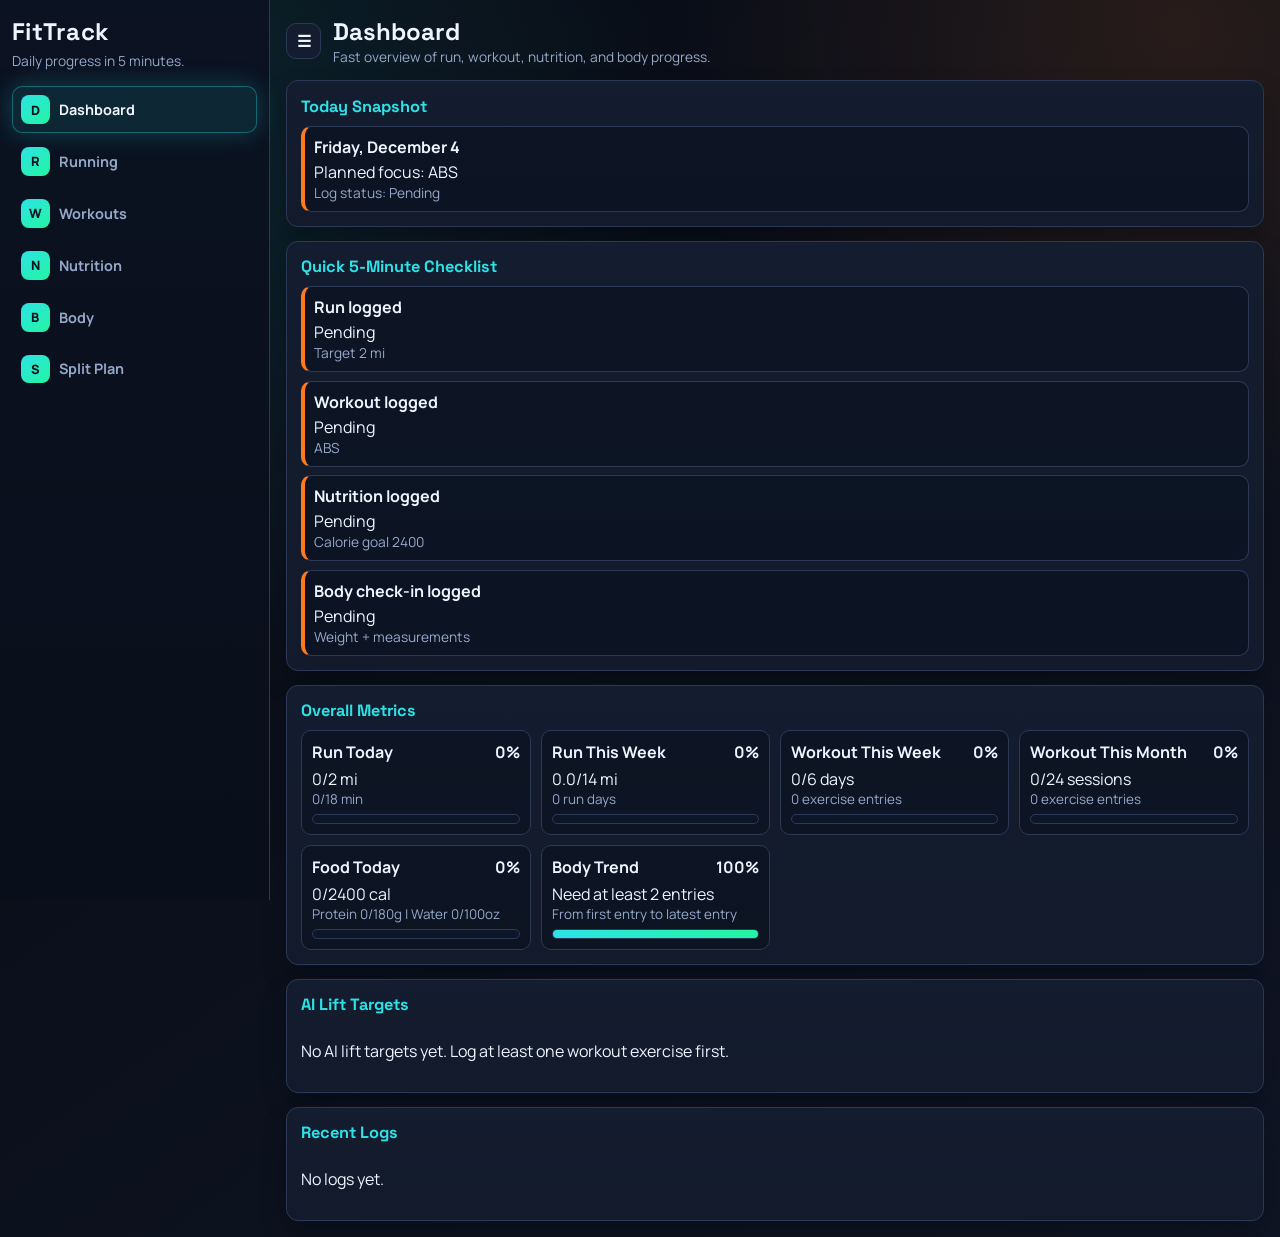
<file: index.html>
<!DOCTYPE html>
<html lang="en">
<head>
  <meta charset="UTF-8" />
  <meta name="viewport" content="width=device-width, initial-scale=1.0" />
  <title>FitTrack Dashboard</title>
  <link rel="preconnect" href="https://fonts.googleapis.com" />
  <link rel="preconnect" href="https://fonts.gstatic.com" crossorigin />
  <link href="https://fonts.googleapis.com/css2?family=Space+Grotesk:wght@400;500;700&family=Manrope:wght@400;600;700&display=swap" rel="stylesheet" />
  <link rel="stylesheet" href="styles.css" />
</head>
<body data-page="dashboard">
  <div class="app-shell">
    <aside class="sidebar" id="sidebar">
      <div class="sidebar-brand">
        <h1>FitTrack</h1>
        <p>Daily progress in 5 minutes.</p>
      </div>
      <nav class="side-nav">
        <a href="index.html" data-page="dashboard"><span class="nav-badge">D</span><span class="nav-label">Dashboard</span></a>
        <a href="running.html" data-page="running"><span class="nav-badge">R</span><span class="nav-label">Running</span></a>
        <a href="workouts.html" data-page="workouts"><span class="nav-badge">W</span><span class="nav-label">Workouts</span></a>
        <a href="nutrition.html" data-page="nutrition"><span class="nav-badge">N</span><span class="nav-label">Nutrition</span></a>
        <a href="body.html" data-page="body"><span class="nav-badge">B</span><span class="nav-label">Body</span></a>
        <a href="plan.html" data-page="plan"><span class="nav-badge">S</span><span class="nav-label">Split Plan</span></a>
      </nav>
    </aside>

    <div class="sidebar-overlay" id="sidebarOverlay"></div>

    <div class="content-shell">
      <header class="page-header">
        <button type="button" class="icon-btn" id="sidebarToggle">☰</button>
        <div>
          <h2>Dashboard</h2>
          <p class="subtle">Fast overview of run, workout, nutrition, and body progress.</p>
        </div>
      </header>

      <main class="grid">
        <section class="panel span-2">
          <h3>Today Snapshot</h3>
          <div id="dashboardToday" class="list"></div>
        </section>

        <section class="panel span-2">
          <h3>Quick 5-Minute Checklist</h3>
          <div id="dashboardChecklist" class="list"></div>
        </section>

        <section class="panel span-2">
          <h3>Overall Metrics</h3>
          <div id="dashboardMetrics" class="metrics"></div>
        </section>

        <section class="panel span-2">
          <h3>AI Lift Targets</h3>
          <div id="dashboardAiGoals" class="list"></div>
        </section>

        <section class="panel span-2">
          <h3>Recent Logs</h3>
          <div id="dashboardRecent" class="list"></div>
        </section>
      </main>
    </div>
  </div>

  <script src="app.js"></script>
</body>
</html>
</file>
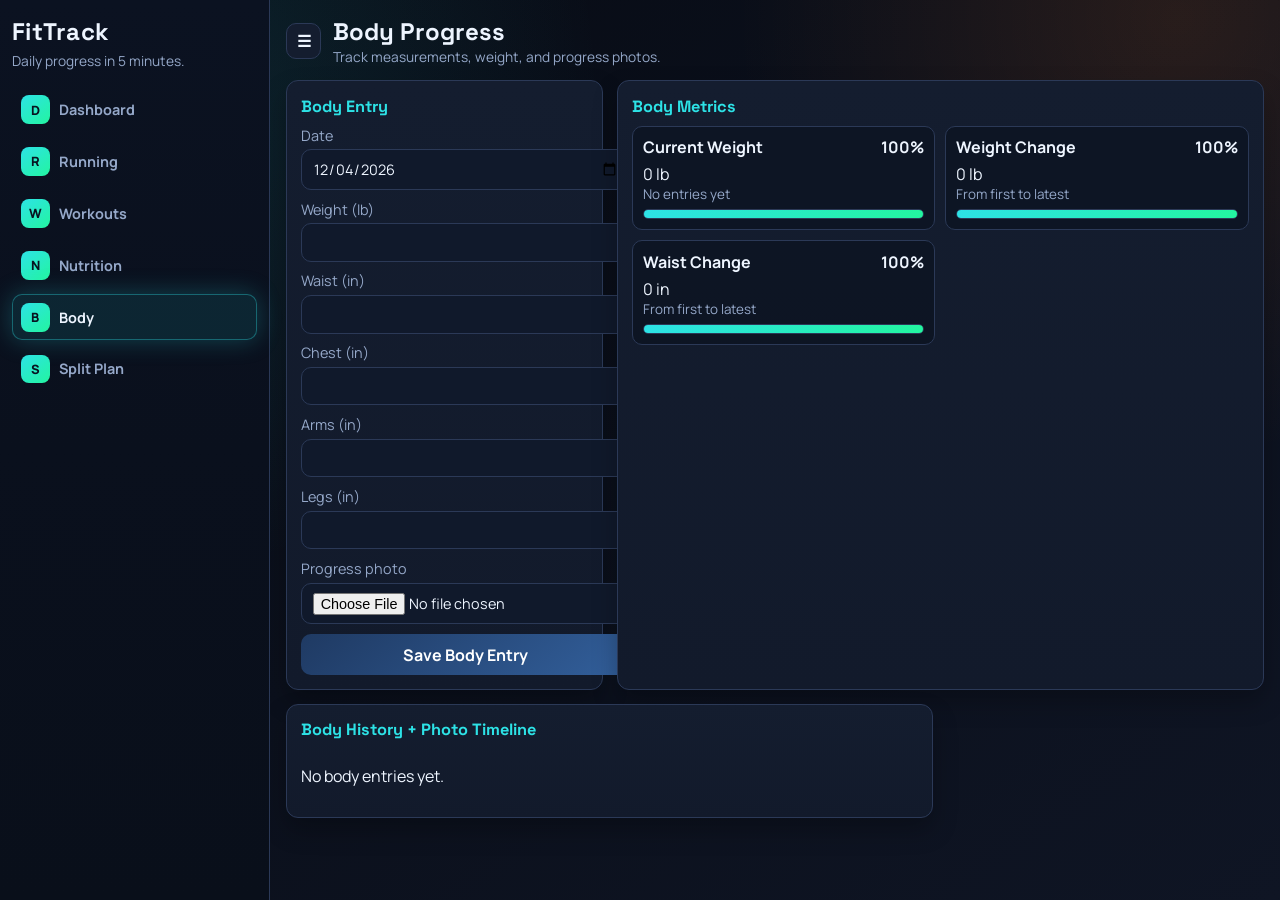
<file: body.html>
<!DOCTYPE html>
<html lang="en">
<head>
  <meta charset="UTF-8" />
  <meta name="viewport" content="width=device-width, initial-scale=1.0" />
  <title>FitTrack Body Progress</title>
  <link rel="preconnect" href="https://fonts.googleapis.com" />
  <link rel="preconnect" href="https://fonts.gstatic.com" crossorigin />
  <link href="https://fonts.googleapis.com/css2?family=Space+Grotesk:wght@400;500;700&family=Manrope:wght@400;600;700&display=swap" rel="stylesheet" />
  <link rel="stylesheet" href="styles.css" />
</head>
<body data-page="body">
  <div class="app-shell">
    <aside class="sidebar" id="sidebar">
      <div class="sidebar-brand">
        <h1>FitTrack</h1>
        <p>Daily progress in 5 minutes.</p>
      </div>
      <nav class="side-nav">
        <a href="index.html" data-page="dashboard"><span class="nav-badge">D</span><span class="nav-label">Dashboard</span></a>
        <a href="running.html" data-page="running"><span class="nav-badge">R</span><span class="nav-label">Running</span></a>
        <a href="workouts.html" data-page="workouts"><span class="nav-badge">W</span><span class="nav-label">Workouts</span></a>
        <a href="nutrition.html" data-page="nutrition"><span class="nav-badge">N</span><span class="nav-label">Nutrition</span></a>
        <a href="body.html" data-page="body"><span class="nav-badge">B</span><span class="nav-label">Body</span></a>
        <a href="plan.html" data-page="plan"><span class="nav-badge">S</span><span class="nav-label">Split Plan</span></a>
      </nav>
    </aside>

    <div class="sidebar-overlay" id="sidebarOverlay"></div>

    <div class="content-shell">
      <header class="page-header">
        <button type="button" class="icon-btn" id="sidebarToggle">☰</button>
        <div>
          <h2>Body Progress</h2>
          <p class="subtle">Track measurements, weight, and progress photos.</p>
        </div>
      </header>

      <main class="grid">
        <section class="panel">
          <h3>Body Entry</h3>
          <form id="bodyForm" class="stack">
            <label>Date<input type="date" id="bodyDate" required /></label>
            <label>Weight (lb)<input type="number" id="bodyWeight" min="0" step="0.1" required /></label>
            <label>Waist (in)<input type="number" id="bodyWaist" min="0" step="0.1" /></label>
            <label>Chest (in)<input type="number" id="bodyChest" min="0" step="0.1" /></label>
            <label>Arms (in)<input type="number" id="bodyArms" min="0" step="0.1" /></label>
            <label>Legs (in)<input type="number" id="bodyLegs" min="0" step="0.1" /></label>
            <label>Progress photo<input type="file" id="bodyPhoto" accept="image/*" /></label>
            <button type="submit">Save Body Entry</button>
          </form>
        </section>

        <section class="panel span-2">
          <h3>Body Metrics</h3>
          <div id="bodyMetrics" class="metrics"></div>
        </section>

        <section class="panel span-2">
          <h3>Body History + Photo Timeline</h3>
          <div id="bodyHistory" class="list"></div>
        </section>
      </main>
    </div>
  </div>

  <script src="app.js"></script>
</body>
</html>
</file>
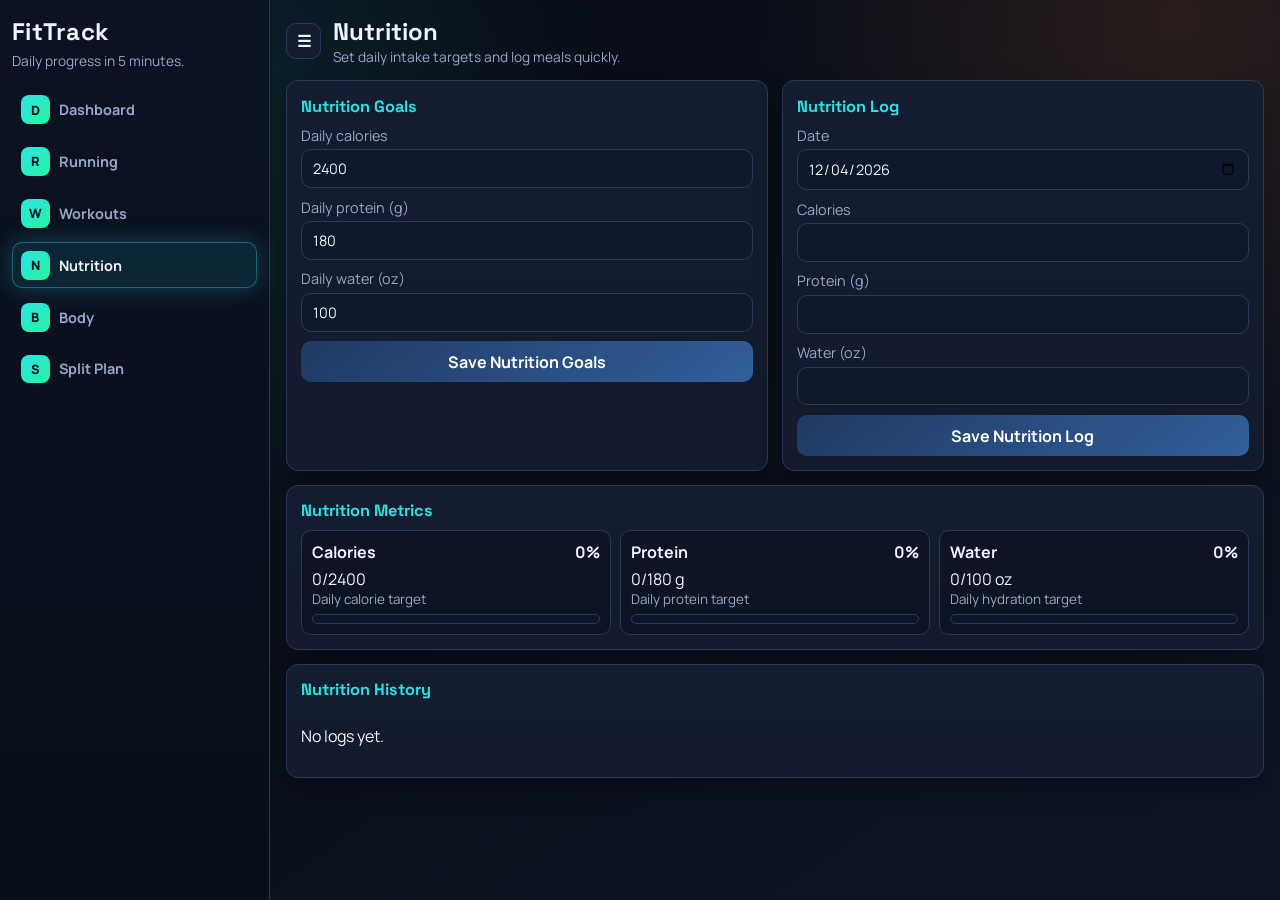
<file: nutrition.html>
<!DOCTYPE html>
<html lang="en">
<head>
  <meta charset="UTF-8" />
  <meta name="viewport" content="width=device-width, initial-scale=1.0" />
  <title>FitTrack Nutrition</title>
  <link rel="preconnect" href="https://fonts.googleapis.com" />
  <link rel="preconnect" href="https://fonts.gstatic.com" crossorigin />
  <link href="https://fonts.googleapis.com/css2?family=Space+Grotesk:wght@400;500;700&family=Manrope:wght@400;600;700&display=swap" rel="stylesheet" />
  <link rel="stylesheet" href="styles.css" />
</head>
<body data-page="nutrition">
  <div class="app-shell">
    <aside class="sidebar" id="sidebar">
      <div class="sidebar-brand">
        <h1>FitTrack</h1>
        <p>Daily progress in 5 minutes.</p>
      </div>
      <nav class="side-nav">
        <a href="index.html" data-page="dashboard"><span class="nav-badge">D</span><span class="nav-label">Dashboard</span></a>
        <a href="running.html" data-page="running"><span class="nav-badge">R</span><span class="nav-label">Running</span></a>
        <a href="workouts.html" data-page="workouts"><span class="nav-badge">W</span><span class="nav-label">Workouts</span></a>
        <a href="nutrition.html" data-page="nutrition"><span class="nav-badge">N</span><span class="nav-label">Nutrition</span></a>
        <a href="body.html" data-page="body"><span class="nav-badge">B</span><span class="nav-label">Body</span></a>
        <a href="plan.html" data-page="plan"><span class="nav-badge">S</span><span class="nav-label">Split Plan</span></a>
      </nav>
    </aside>

    <div class="sidebar-overlay" id="sidebarOverlay"></div>

    <div class="content-shell">
      <header class="page-header">
        <button type="button" class="icon-btn" id="sidebarToggle">☰</button>
        <div>
          <h2>Nutrition</h2>
          <p class="subtle">Set daily intake targets and log meals quickly.</p>
        </div>
      </header>

      <main class="grid">
        <section class="panel">
          <h3>Nutrition Goals</h3>
          <form id="nutritionGoalForm" class="stack">
            <label>Daily calories<input type="number" id="nutritionGoalCalories" min="1000" step="50" required /></label>
            <label>Daily protein (g)<input type="number" id="nutritionGoalProtein" min="50" step="5" required /></label>
            <label>Daily water (oz)<input type="number" id="nutritionGoalWater" min="16" step="8" required /></label>
            <button type="submit">Save Nutrition Goals</button>
          </form>
        </section>

        <section class="panel">
          <h3>Nutrition Log</h3>
          <form id="nutritionLogForm" class="stack">
            <label>Date<input type="date" id="nutritionDate" required /></label>
            <label>Calories<input type="number" id="nutritionCalories" min="0" step="1" required /></label>
            <label>Protein (g)<input type="number" id="nutritionProtein" min="0" step="1" required /></label>
            <label>Water (oz)<input type="number" id="nutritionWater" min="0" step="1" required /></label>
            <button type="submit">Save Nutrition Log</button>
          </form>
        </section>

        <section class="panel span-2">
          <h3>Nutrition Metrics</h3>
          <div id="nutritionMetrics" class="metrics"></div>
        </section>

        <section class="panel span-2">
          <h3>Nutrition History</h3>
          <div id="nutritionHistory" class="list"></div>
        </section>
      </main>
    </div>
  </div>

  <script src="app.js"></script>
</body>
</html>
</file>
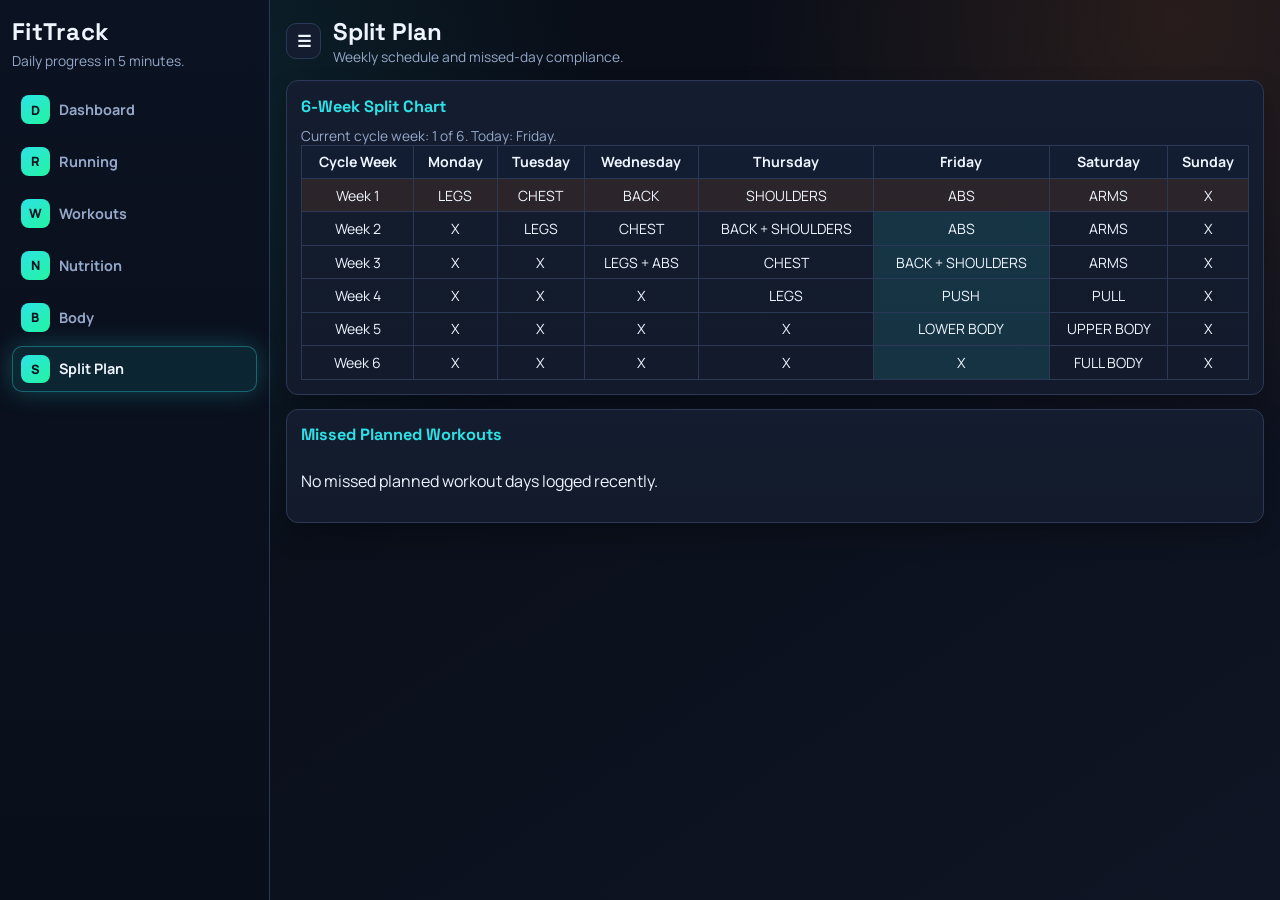
<file: plan.html>
<!DOCTYPE html>
<html lang="en">
<head>
  <meta charset="UTF-8" />
  <meta name="viewport" content="width=device-width, initial-scale=1.0" />
  <title>FitTrack Split Plan</title>
  <link rel="preconnect" href="https://fonts.googleapis.com" />
  <link rel="preconnect" href="https://fonts.gstatic.com" crossorigin />
  <link href="https://fonts.googleapis.com/css2?family=Space+Grotesk:wght@400;500;700&family=Manrope:wght@400;600;700&display=swap" rel="stylesheet" />
  <link rel="stylesheet" href="styles.css" />
</head>
<body data-page="plan">
  <div class="app-shell">
    <aside class="sidebar" id="sidebar">
      <div class="sidebar-brand">
        <h1>FitTrack</h1>
        <p>Daily progress in 5 minutes.</p>
      </div>
      <nav class="side-nav">
        <a href="index.html" data-page="dashboard"><span class="nav-badge">D</span><span class="nav-label">Dashboard</span></a>
        <a href="running.html" data-page="running"><span class="nav-badge">R</span><span class="nav-label">Running</span></a>
        <a href="workouts.html" data-page="workouts"><span class="nav-badge">W</span><span class="nav-label">Workouts</span></a>
        <a href="nutrition.html" data-page="nutrition"><span class="nav-badge">N</span><span class="nav-label">Nutrition</span></a>
        <a href="body.html" data-page="body"><span class="nav-badge">B</span><span class="nav-label">Body</span></a>
        <a href="plan.html" data-page="plan"><span class="nav-badge">S</span><span class="nav-label">Split Plan</span></a>
      </nav>
    </aside>

    <div class="sidebar-overlay" id="sidebarOverlay"></div>

    <div class="content-shell">
      <header class="page-header">
        <button type="button" class="icon-btn" id="sidebarToggle">☰</button>
        <div>
          <h2>Split Plan</h2>
          <p class="subtle">Weekly schedule and missed-day compliance.</p>
        </div>
      </header>

      <main class="grid">
        <section class="panel span-2">
          <h3>6-Week Split Chart</h3>
          <p id="planMeta" class="subtle"></p>
          <div class="table-wrap"><table id="planTable"></table></div>
        </section>

        <section class="panel span-2">
          <h3>Missed Planned Workouts</h3>
          <div id="planCompliance" class="list"></div>
        </section>
      </main>
    </div>
  </div>

  <script src="app.js"></script>
</body>
</html>
</file>
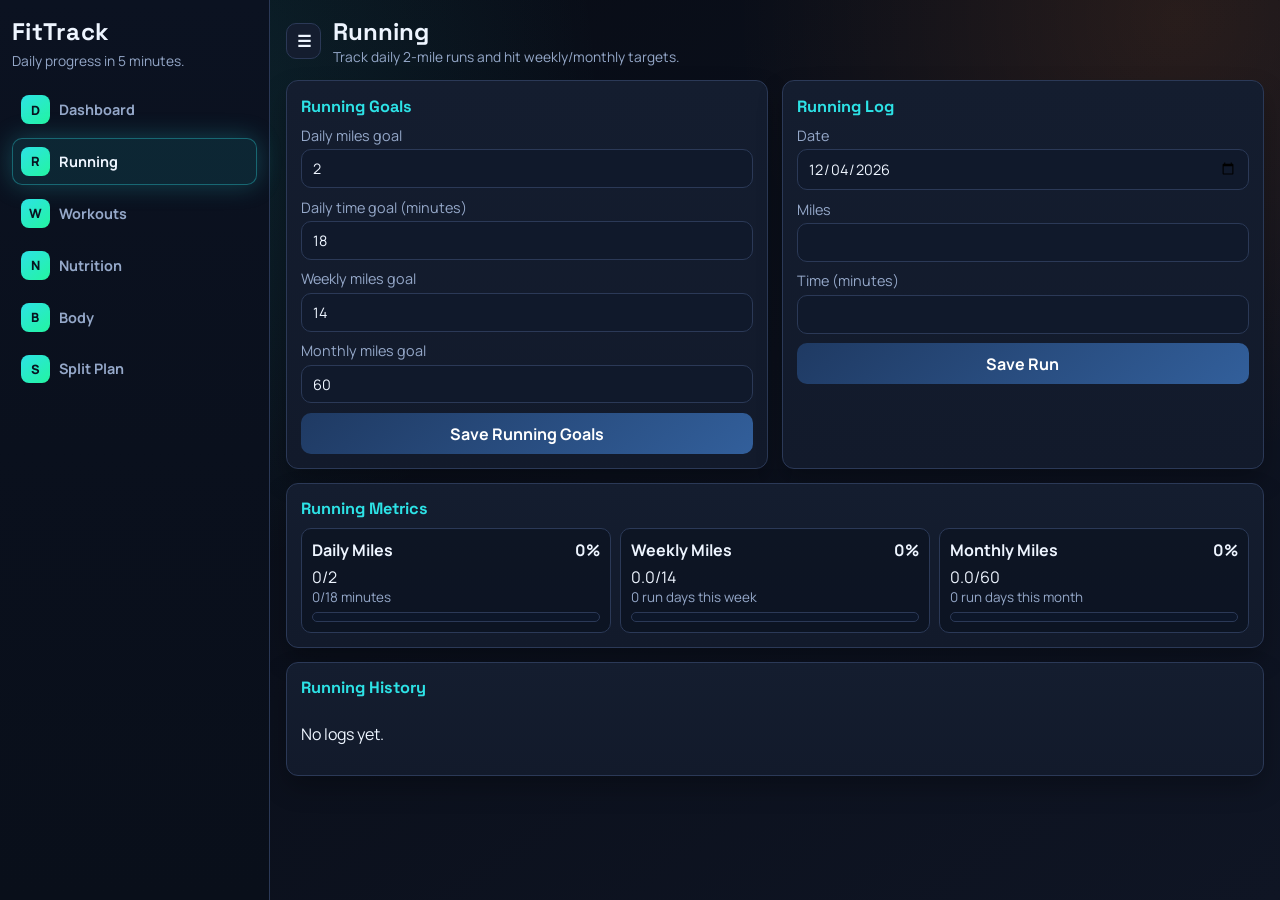
<file: running.html>
<!DOCTYPE html>
<html lang="en">
<head>
  <meta charset="UTF-8" />
  <meta name="viewport" content="width=device-width, initial-scale=1.0" />
  <title>FitTrack Running</title>
  <link rel="preconnect" href="https://fonts.googleapis.com" />
  <link rel="preconnect" href="https://fonts.gstatic.com" crossorigin />
  <link href="https://fonts.googleapis.com/css2?family=Space+Grotesk:wght@400;500;700&family=Manrope:wght@400;600;700&display=swap" rel="stylesheet" />
  <link rel="stylesheet" href="styles.css" />
</head>
<body data-page="running">
  <div class="app-shell">
    <aside class="sidebar" id="sidebar">
      <div class="sidebar-brand">
        <h1>FitTrack</h1>
        <p>Daily progress in 5 minutes.</p>
      </div>
      <nav class="side-nav">
        <a href="index.html" data-page="dashboard"><span class="nav-badge">D</span><span class="nav-label">Dashboard</span></a>
        <a href="running.html" data-page="running"><span class="nav-badge">R</span><span class="nav-label">Running</span></a>
        <a href="workouts.html" data-page="workouts"><span class="nav-badge">W</span><span class="nav-label">Workouts</span></a>
        <a href="nutrition.html" data-page="nutrition"><span class="nav-badge">N</span><span class="nav-label">Nutrition</span></a>
        <a href="body.html" data-page="body"><span class="nav-badge">B</span><span class="nav-label">Body</span></a>
        <a href="plan.html" data-page="plan"><span class="nav-badge">S</span><span class="nav-label">Split Plan</span></a>
      </nav>
    </aside>

    <div class="sidebar-overlay" id="sidebarOverlay"></div>

    <div class="content-shell">
      <header class="page-header">
        <button type="button" class="icon-btn" id="sidebarToggle">☰</button>
        <div>
          <h2>Running</h2>
          <p class="subtle">Track daily 2-mile runs and hit weekly/monthly targets.</p>
        </div>
      </header>

      <main class="grid">
        <section class="panel">
          <h3>Running Goals</h3>
          <form id="runGoalForm" class="stack">
            <label>Daily miles goal<input type="number" id="runGoalDailyMiles" min="0.5" step="0.1" required /></label>
            <label>Daily time goal (minutes)<input type="number" id="runGoalDailyMinutes" min="1" step="1" required /></label>
            <label>Weekly miles goal<input type="number" id="runGoalWeeklyMiles" min="1" step="0.5" required /></label>
            <label>Monthly miles goal<input type="number" id="runGoalMonthlyMiles" min="1" step="1" required /></label>
            <button type="submit">Save Running Goals</button>
          </form>
        </section>

        <section class="panel">
          <h3>Running Log</h3>
          <form id="runLogForm" class="stack">
            <label>Date<input type="date" id="runDate" required /></label>
            <label>Miles<input type="number" id="runMiles" min="0" step="0.1" required /></label>
            <label>Time (minutes)<input type="number" id="runMinutes" min="0" step="1" required /></label>
            <button type="submit">Save Run</button>
          </form>
        </section>

        <section class="panel span-2">
          <h3>Running Metrics</h3>
          <div id="runMetrics" class="metrics"></div>
        </section>

        <section class="panel span-2">
          <h3>Running History</h3>
          <div id="runHistory" class="list"></div>
        </section>
      </main>
    </div>
  </div>

  <script src="app.js"></script>
</body>
</html>
</file>
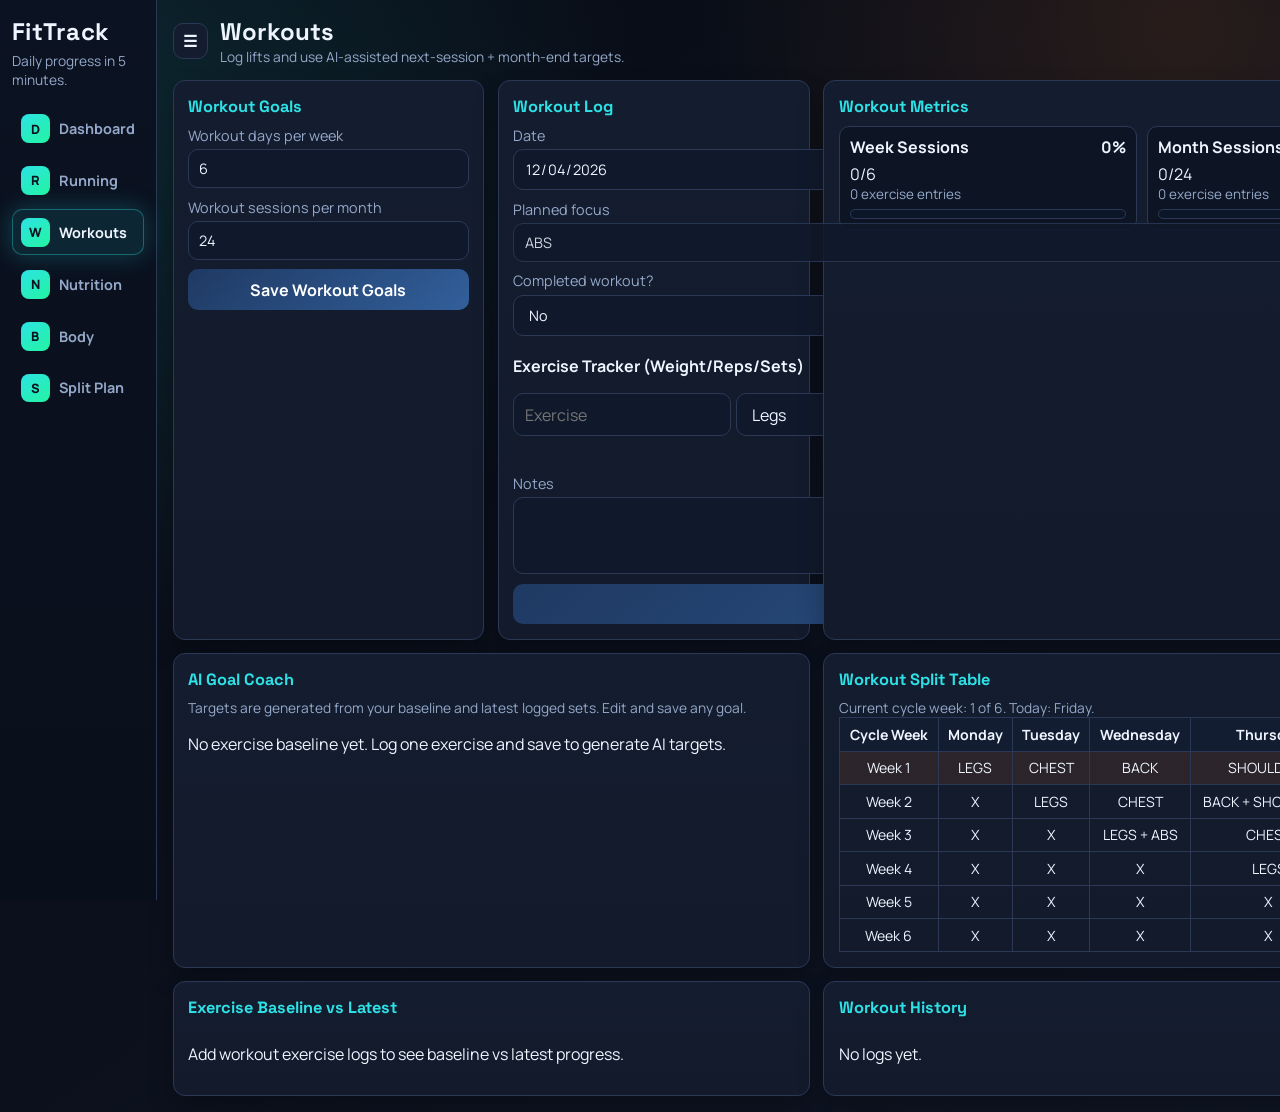
<file: workouts.html>
<!DOCTYPE html>
<html lang="en">
<head>
  <meta charset="UTF-8" />
  <meta name="viewport" content="width=device-width, initial-scale=1.0" />
  <title>FitTrack Workouts</title>
  <link rel="preconnect" href="https://fonts.googleapis.com" />
  <link rel="preconnect" href="https://fonts.gstatic.com" crossorigin />
  <link href="https://fonts.googleapis.com/css2?family=Space+Grotesk:wght@400;500;700&family=Manrope:wght@400;600;700&display=swap" rel="stylesheet" />
  <link rel="stylesheet" href="styles.css" />
</head>
<body data-page="workouts">
  <div class="app-shell">
    <aside class="sidebar" id="sidebar">
      <div class="sidebar-brand">
        <h1>FitTrack</h1>
        <p>Daily progress in 5 minutes.</p>
      </div>
      <nav class="side-nav">
        <a href="index.html" data-page="dashboard"><span class="nav-badge">D</span><span class="nav-label">Dashboard</span></a>
        <a href="running.html" data-page="running"><span class="nav-badge">R</span><span class="nav-label">Running</span></a>
        <a href="workouts.html" data-page="workouts"><span class="nav-badge">W</span><span class="nav-label">Workouts</span></a>
        <a href="nutrition.html" data-page="nutrition"><span class="nav-badge">N</span><span class="nav-label">Nutrition</span></a>
        <a href="body.html" data-page="body"><span class="nav-badge">B</span><span class="nav-label">Body</span></a>
        <a href="plan.html" data-page="plan"><span class="nav-badge">S</span><span class="nav-label">Split Plan</span></a>
      </nav>
    </aside>

    <div class="sidebar-overlay" id="sidebarOverlay"></div>

    <div class="content-shell">
      <header class="page-header">
        <button type="button" class="icon-btn" id="sidebarToggle">☰</button>
        <div>
          <h2>Workouts</h2>
          <p class="subtle">Log lifts and use AI-assisted next-session + month-end targets.</p>
        </div>
      </header>

      <main class="grid">
        <section class="panel">
          <h3>Workout Goals</h3>
          <form id="workoutGoalForm" class="stack">
            <label>Workout days per week<input type="number" id="workoutGoalDaysPerWeek" min="1" max="7" required /></label>
            <label>Workout sessions per month<input type="number" id="workoutGoalSessionsPerMonth" min="4" step="1" required /></label>
            <button type="submit">Save Workout Goals</button>
          </form>
        </section>

        <section class="panel">
          <h3>Workout Log</h3>
          <form id="workoutLogForm" class="stack">
            <label>Date<input type="date" id="workoutDate" required /></label>
            <label>Planned focus<input type="text" id="workoutPlanned" readonly /></label>
            <label>Completed workout?
              <select id="workoutDone" required>
                <option value="no">No</option>
                <option value="yes">Yes</option>
              </select>
            </label>
            <div>
              <div class="row-head">
                <strong>Exercise Tracker (Weight/Reps/Sets)</strong>
                <button type="button" id="addExerciseBtn" class="secondary">Add Exercise</button>
              </div>
              <div id="exerciseRows" class="exercise-rows"></div>
            </div>
            <p id="workoutFormError" class="subtle form-error" aria-live="polite"></p>
            <label>Notes<textarea id="workoutNotes" rows="3"></textarea></label>
            <button type="submit">Save Workout Log</button>
          </form>
        </section>

        <section class="panel span-2">
          <h3>Workout Metrics</h3>
          <div id="workoutMetrics" class="metrics"></div>
        </section>

        <section class="panel span-2">
          <h3>AI Goal Coach</h3>
          <p class="subtle">Targets are generated from your baseline and latest logged sets. Edit and save any goal.</p>
          <div id="aiGoalList" class="list"></div>
        </section>

        <section class="panel span-2">
          <h3>Workout Split Table</h3>
          <p id="workoutPlanMeta" class="subtle"></p>
          <div class="table-wrap"><table id="workoutPlanTable"></table></div>
        </section>

        <section class="panel span-2">
          <h3>Exercise Baseline vs Latest</h3>
          <div id="workoutProgress" class="list"></div>
        </section>

        <section class="panel span-2">
          <h3>Workout History</h3>
          <div id="workoutHistory" class="list"></div>
        </section>
      </main>
    </div>
  </div>

  <template id="exerciseRowTemplate">
    <div class="exercise-row">
      <input type="text" class="exercise-name" placeholder="Exercise" />
      <select class="exercise-muscle">
        <option value="legs">Legs</option>
        <option value="chest">Chest</option>
        <option value="back">Back</option>
        <option value="shoulders">Shoulders</option>
        <option value="abs">Abs</option>
        <option value="arms">Arms</option>
        <option value="full-body">Full Body</option>
      </select>
      <input type="number" class="exercise-weight" min="0" step="1" placeholder="Weight" />
      <input type="number" class="exercise-reps" min="1" step="1" placeholder="Reps" />
      <input type="number" class="exercise-sets" min="1" step="1" placeholder="Sets" />
      <button type="button" class="danger remove-exercise">Remove</button>
    </div>
  </template>

  <script src="app.js"></script>
</body>
</html>
</file>
<file: styles.css>
:root {
  --bg: #070b14;
  --bg-2: #0f1524;
  --panel: #141d2f;
  --panel-2: #1b2740;
  --ink: #eef5ff;
  --muted: #95a8c9;
  --line: #2b3957;
  --accent: #2de2e6;
  --accent-2: #ff7a1a;
  --accent-3: #23f5a0;
  --danger: #ff4d6d;
  --glow: 0 0 24px rgba(45, 226, 230, 0.25);
}

* {
  box-sizing: border-box;
}

html,
body {
  margin: 0;
  min-height: 100%;
  font-family: "Manrope", sans-serif;
  color: var(--ink);
  background:
    radial-gradient(circle at 8% 10%, rgba(45, 226, 230, 0.12) 0%, transparent 35%),
    radial-gradient(circle at 92% 2%, rgba(255, 122, 26, 0.12) 0%, transparent 30%),
    linear-gradient(145deg, var(--bg), var(--bg-2));
}

a {
  color: inherit;
}

.app-shell {
  display: flex;
  min-height: 100vh;
}

.sidebar {
  width: 270px;
  background: linear-gradient(180deg, #0b1221, #0a101d 50%, #090f1a);
  border-right: 1px solid var(--line);
  padding: 1rem 0.75rem;
  position: sticky;
  top: 0;
  height: 100vh;
  z-index: 40;
  transition: width 0.25s ease;
}

.sidebar-brand h1 {
  margin: 0;
  font-family: "Space Grotesk", sans-serif;
  letter-spacing: 0.02em;
}

.sidebar-brand p {
  margin: 0.28rem 0 1rem;
  color: var(--muted);
  font-size: 0.86rem;
}

.side-nav {
  display: grid;
  gap: 0.36rem;
}

.side-nav a {
  display: flex;
  align-items: center;
  gap: 0.55rem;
  text-decoration: none;
  border: 1px solid transparent;
  border-radius: 10px;
  padding: 0.48rem 0.5rem;
  color: var(--muted);
  transition: all 0.2s ease;
}

.side-nav a:hover {
  border-color: var(--line);
  color: var(--ink);
}

.side-nav a.active {
  border-color: rgba(45, 226, 230, 0.35);
  color: var(--ink);
  background: rgba(45, 226, 230, 0.1);
  box-shadow: var(--glow);
}

.nav-badge {
  width: 1.8rem;
  height: 1.8rem;
  border-radius: 8px;
  display: grid;
  place-items: center;
  font-size: 0.8rem;
  font-weight: 800;
  color: #081320;
  background: linear-gradient(140deg, var(--accent), var(--accent-3));
}

.nav-label {
  font-weight: 700;
  font-size: 0.9rem;
}

.content-shell {
  flex: 1;
  padding: 1rem;
  max-width: 1320px;
}

.page-header {
  display: flex;
  align-items: center;
  gap: 0.75rem;
  margin-bottom: 0.9rem;
}

.page-header h2 {
  margin: 0;
  font-family: "Space Grotesk", sans-serif;
}

.icon-btn {
  border: 1px solid var(--line);
  background: var(--panel);
  color: var(--ink);
  border-radius: 10px;
  width: 2.2rem;
  height: 2.2rem;
  cursor: pointer;
  font-size: 1rem;
  padding: 0;
}

.grid {
  display: grid;
  grid-template-columns: repeat(auto-fit, minmax(300px, 1fr));
  gap: 0.85rem;
}

.panel {
  background: linear-gradient(180deg, var(--panel), #121a2b);
  border: 1px solid var(--line);
  border-radius: 12px;
  padding: 0.9rem;
  box-shadow: 0 12px 24px rgba(0, 0, 0, 0.25);
}

.panel h3 {
  margin: 0 0 0.55rem;
  font-family: "Space Grotesk", sans-serif;
  font-size: 1.02rem;
  color: var(--accent);
}

.span-2 {
  grid-column: span 2;
}

.stack {
  display: grid;
  gap: 0.62rem;
}

label {
  display: grid;
  gap: 0.3rem;
  font-size: 0.9rem;
  color: var(--muted);
}

input,
select,
textarea,
button {
  font: inherit;
  border-radius: 10px;
}

input,
select,
textarea {
  border: 1px solid var(--line);
  padding: 0.54rem 0.64rem;
  color: var(--ink);
  background: #10192b;
}

input[readonly] {
  opacity: 0.85;
}

button {
  border: none;
  padding: 0.58rem 0.84rem;
  background: linear-gradient(140deg, #1f3a63, #325f9b);
  color: #fff;
  font-weight: 700;
  cursor: pointer;
}

button.secondary {
  background: linear-gradient(140deg, #0d8b73, #23b98b);
}

button.danger {
  background: linear-gradient(140deg, #8e2439, var(--danger));
}

.metrics {
  display: grid;
  grid-template-columns: repeat(auto-fit, minmax(220px, 1fr));
  gap: 0.62rem;
}

.metric {
  border: 1px solid var(--line);
  border-radius: 10px;
  padding: 0.62rem;
  background: rgba(9, 16, 28, 0.55);
}

.metric-head {
  display: flex;
  justify-content: space-between;
  font-weight: 700;
  margin-bottom: 0.3rem;
}

.metric-sub {
  font-size: 0.84rem;
  color: var(--muted);
  margin-bottom: 0.38rem;
}

.bar {
  height: 10px;
  background: #0c1629;
  border-radius: 999px;
  overflow: hidden;
  border: 1px solid var(--line);
}

.fill {
  height: 100%;
  background: linear-gradient(90deg, var(--accent), var(--accent-3));
}

.list {
  display: grid;
  gap: 0.54rem;
}

.card {
  border: 1px solid var(--line);
  border-left: 4px solid var(--accent-2);
  border-radius: 10px;
  padding: 0.56rem;
  background: rgba(10, 18, 33, 0.72);
}

.card-title {
  font-weight: 700;
  margin-bottom: 0.2rem;
}

.subtle {
  margin: 0;
  color: var(--muted);
  font-size: 0.86rem;
}

.form-error {
  color: #ff9fb2;
  min-height: 1.1rem;
}

.row-head {
  display: flex;
  justify-content: space-between;
  align-items: center;
  gap: 0.5rem;
  margin-bottom: 0.44rem;
}

.exercise-rows {
  display: grid;
  gap: 0.45rem;
}

.exercise-row {
  display: grid;
  grid-template-columns: 1.2fr 0.8fr 0.6fr 0.5fr 0.5fr auto;
  gap: 0.35rem;
}

.ai-goal-grid {
  display: grid;
  grid-template-columns: repeat(auto-fit, minmax(170px, 1fr));
  gap: 0.5rem;
  margin-top: 0.5rem;
}

.ai-goal-grid label {
  font-size: 0.82rem;
}

.table-wrap {
  overflow-x: auto;
}

table {
  border-collapse: collapse;
  width: 100%;
  min-width: 840px;
}

th,
td {
  border: 1px solid var(--line);
  padding: 0.42rem;
  text-align: center;
  font-size: 0.88rem;
}

th {
  background: #121d31;
}

.today-cell {
  background: rgba(45, 226, 230, 0.12);
}

.current-row td {
  background: rgba(255, 122, 26, 0.1);
}

.photo-grid {
  display: grid;
  grid-template-columns: repeat(auto-fit, minmax(120px, 1fr));
  gap: 0.5rem;
}

.photo-grid img {
  width: 100%;
  height: 130px;
  object-fit: cover;
  border-radius: 10px;
  border: 1px solid var(--line);
}

.sidebar-overlay {
  display: none;
}

body.sidebar-collapsed .sidebar {
  width: 84px;
}

body.sidebar-collapsed .sidebar-brand p,
body.sidebar-collapsed .nav-label {
  display: none;
}

body.sidebar-collapsed .side-nav a {
  justify-content: center;
}

@media (max-width: 1024px) {
  .sidebar {
    position: fixed;
    transform: translateX(-110%);
    width: 260px;
  }

  body.sidebar-open .sidebar {
    transform: translateX(0);
  }

  .sidebar-overlay {
    display: block;
    position: fixed;
    inset: 0;
    background: rgba(3, 6, 12, 0.6);
    opacity: 0;
    pointer-events: none;
    transition: opacity 0.2s ease;
    z-index: 20;
  }

  body.sidebar-open .sidebar-overlay {
    opacity: 1;
    pointer-events: auto;
  }

  .content-shell {
    width: 100%;
    padding: 0.85rem;
  }
}

@media (max-width: 900px) {
  .span-2 {
    grid-column: span 1;
  }

  .exercise-row {
    grid-template-columns: 1fr 1fr;
  }
}
</file>
